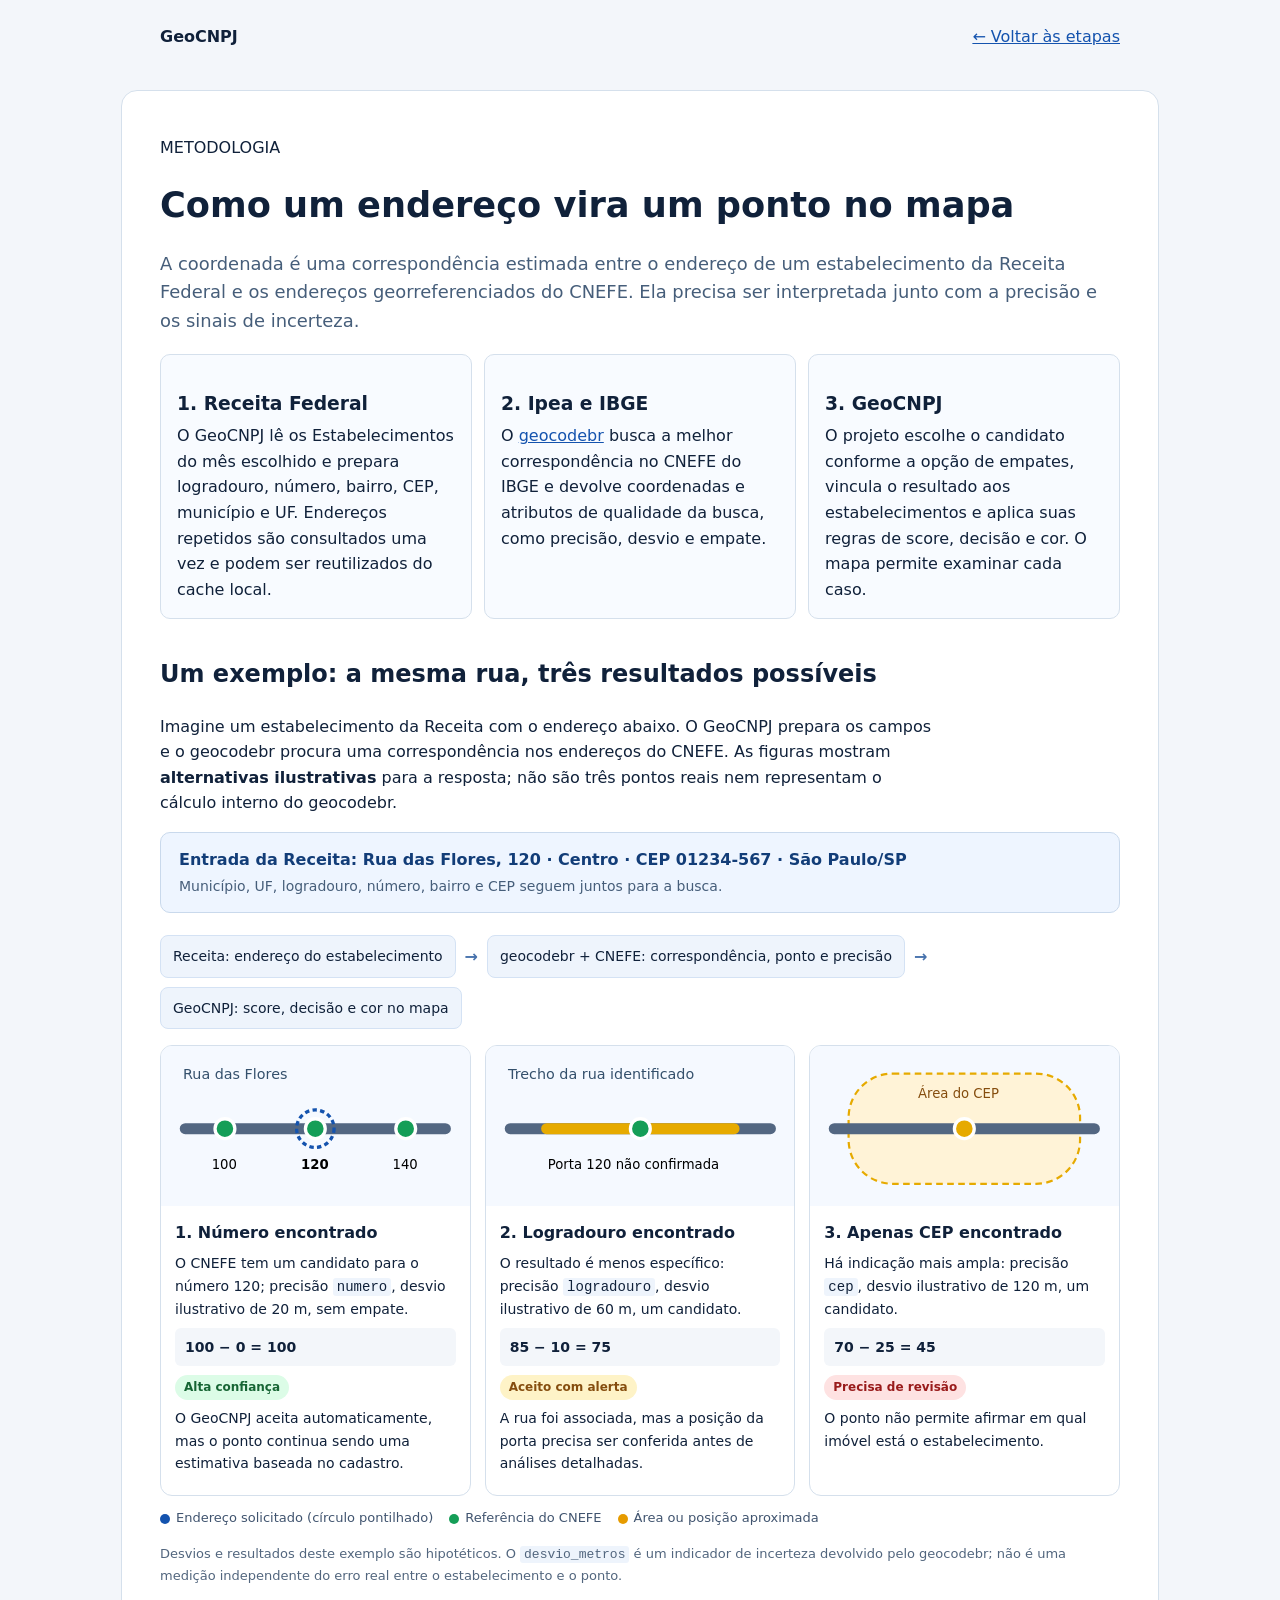
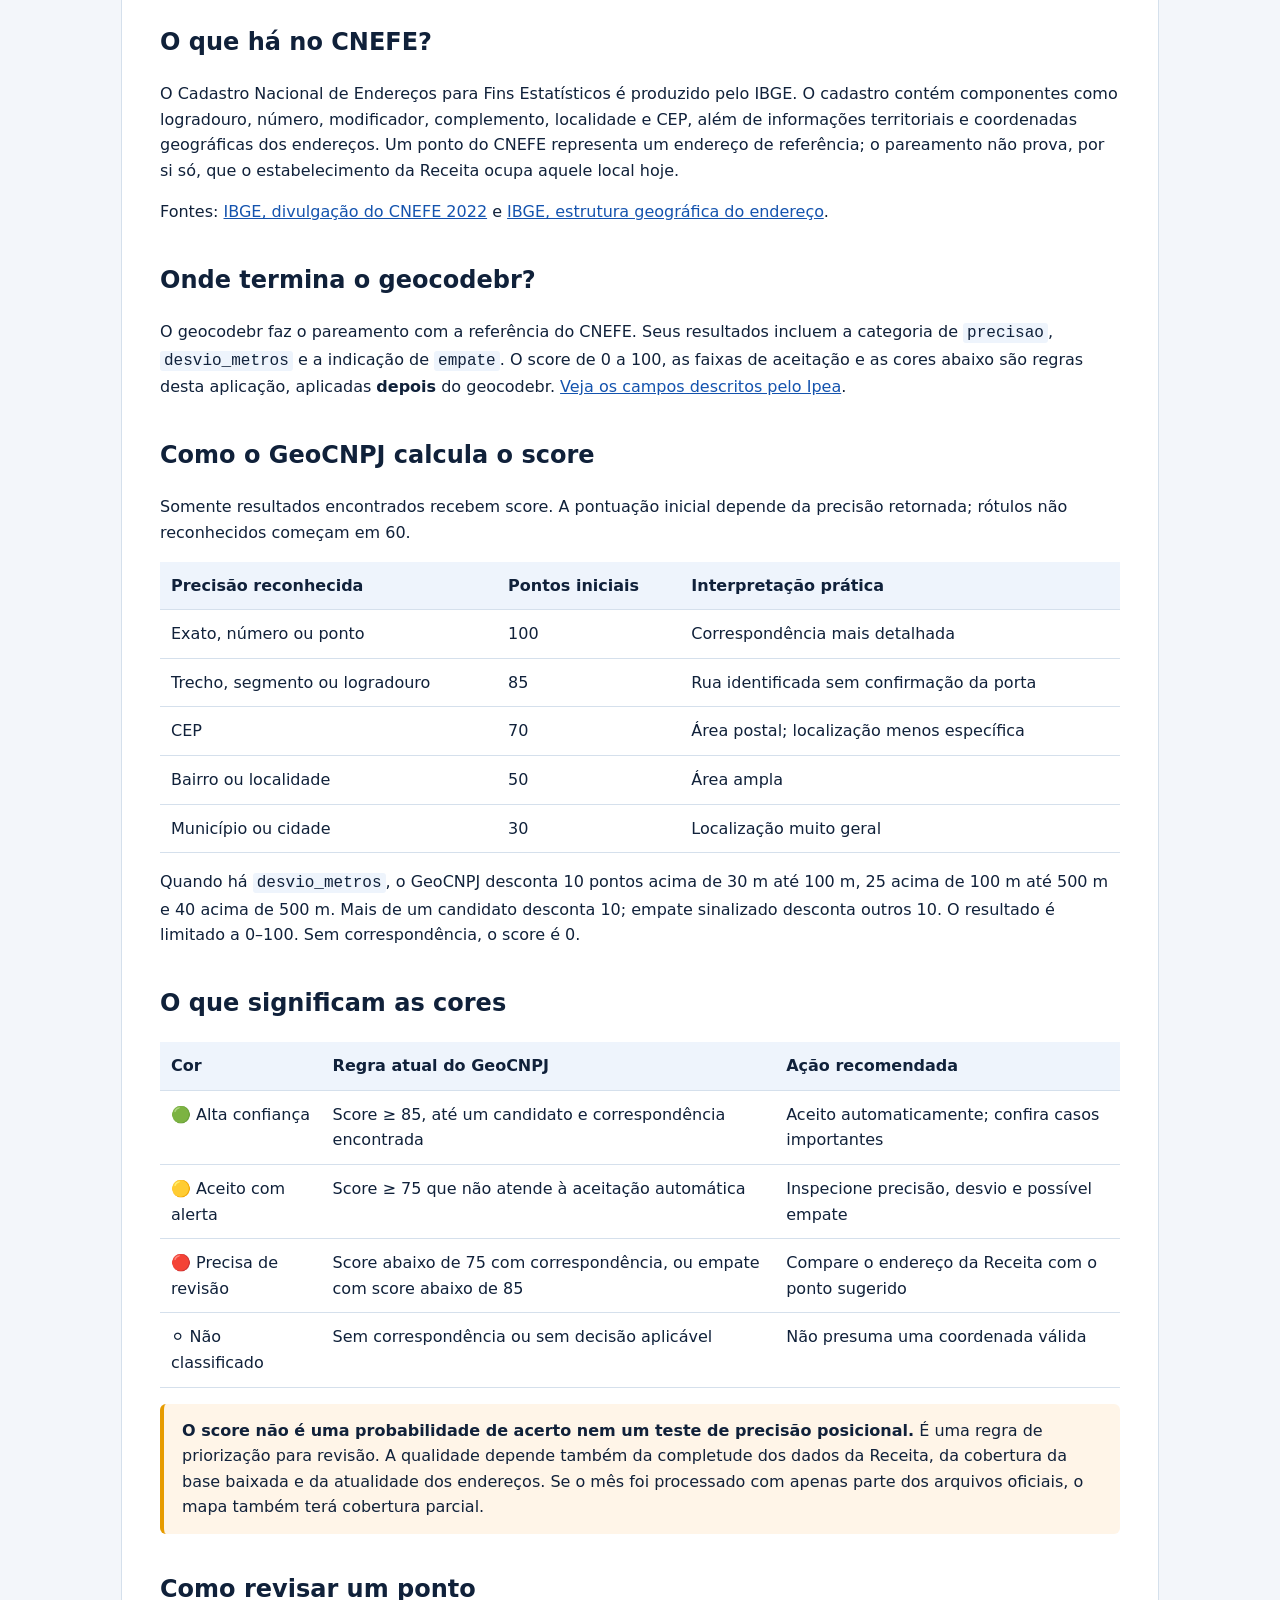
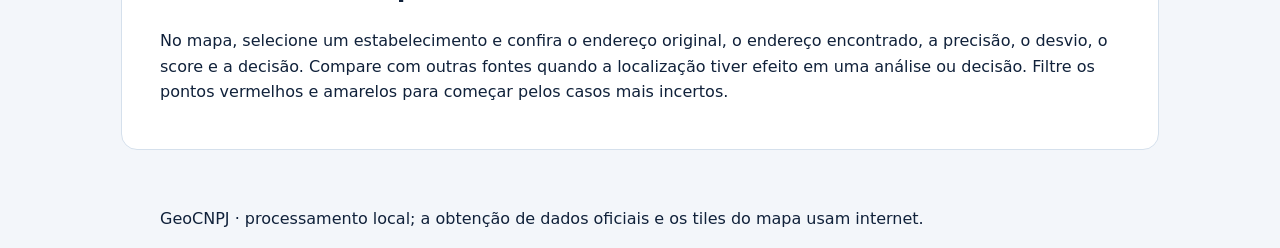
<file: frontend/metodologia.html>
<!doctype html><html lang="pt-BR"><head><meta charset="utf-8"><meta name="viewport" content="width=device-width, initial-scale=1"><title>Como funciona a geocodificação · GeoCNPJ</title><style>body{font:16px/1.6 system-ui,sans-serif;color:#10213a;background:#f3f6fa;margin:0}header,main,footer{max-width:960px;margin:auto;padding:24px}header{display:flex;justify-content:space-between;align-items:center}a{color:#1453ae}main{background:white;border:1px solid #d5e0ec;border-radius:16px;margin:16px auto 32px;padding:28px 38px}h1{font-size:2.2rem;line-height:1.2}h2{margin-top:36px}h3{margin-bottom:4px}.lead{font-size:1.12rem;color:#465e7a}.grid{display:grid;grid-template-columns:repeat(3,1fr);gap:12px}.card{border:1px solid #d5e0ec;border-radius:10px;padding:16px;background:#f8fbff}.card p{margin:4px 0 0}table{border-collapse:collapse;width:100%}td,th{padding:11px;text-align:left;border-bottom:1px solid #d5e0ec;vertical-align:top}th{background:#eef4fc}.note{background:#fff5e8;border-left:4px solid #e69b00;padding:14px 18px;border-radius:6px}code{background:#eef4fc;padding:1px 4px;border-radius:3px}@media(max-width:650px){main{padding:20px}.grid{grid-template-columns:1fr}table{font-size:.86rem}}
.example-intro{max-width:76ch}.example-address{padding:14px 18px;border:1px solid #c9d9ec;border-radius:10px;background:#eef5ff;margin:16px 0 22px}.example-address strong{display:block;color:#123d78}.example-address span{font-size:14px;color:#465e7a}.visual-grid{display:grid;grid-template-columns:repeat(3,minmax(0,1fr));gap:14px}.visual-case{margin:0;border:1px solid #d5e0ec;border-radius:12px;overflow:hidden;background:#fff}.visual-case svg{display:block;width:100%;height:auto;background:#f5f9ff}.visual-case figcaption{padding:14px}.visual-case h3{margin:0 0 7px;font-size:16px}.visual-case p{font-size:14px;margin:7px 0}.visual-case .calc{padding:8px 10px;background:#f3f6fa;border-radius:6px;font-weight:700;font-variant-numeric:tabular-nums}.visual-case .decision{display:inline-block;padding:3px 9px;border-radius:999px;font-weight:700;font-size:12px}.decision.high{color:#166534;background:#dcfce7}.decision.alert{color:#854d0e;background:#fef3c7}.decision.review{color:#991b1b;background:#fee2e2}.visual-key{display:flex;gap:16px;flex-wrap:wrap;margin-top:12px;color:#40546f;font-size:13px}.visual-key span{display:inline-flex;align-items:center;gap:6px}.visual-key i{display:inline-block;width:10px;height:10px;border-radius:50%;background:#596b86}.visual-key .input-dot{background:#1453ae}.visual-key .candidate-dot{background:#159e57}.visual-key .area-dot{background:#e69b00}.example-note{margin-top:15px;color:#52667e;font-size:13px}.decision-flow{display:flex;gap:9px;align-items:stretch;margin:16px 0;flex-wrap:wrap}.decision-flow span{padding:9px 12px;background:#eef4fc;border:1px solid #d4e2f4;border-radius:8px;font-size:14px}.decision-flow b{align-self:center;color:#4772ad}.score-scale{display:flex;height:16px;border-radius:99px;overflow:hidden;margin-top:16px}.score-scale span:nth-child(1){background:#d83434;width:75%}.score-scale span:nth-child(2){background:#e6aa00;width:10%}.score-scale span:nth-child(3){background:#199f54;width:15%}.score-labels{display:flex;justify-content:space-between;gap:12px;font-size:12px;color:#52667e;margin-top:5px}@media(max-width:760px){.visual-grid{grid-template-columns:1fr}.visual-case svg{max-height:170px}.decision-flow{display:grid;grid-template-columns:1fr}.decision-flow b{display:none}}
</style></head><body><header><b>GeoCNPJ</b><a href="/etapas">← Voltar às etapas</a></header><main><p>METODOLOGIA</p><h1>Como um endereço vira um ponto no mapa</h1><p class="lead">A coordenada é uma correspondência estimada entre o endereço de um estabelecimento da Receita Federal e os endereços georreferenciados do CNEFE. Ela precisa ser interpretada junto com a precisão e os sinais de incerteza.</p><div class="grid"><div class="card"><h3>1. Receita Federal</h3><p>O GeoCNPJ lê os Estabelecimentos do mês escolhido e prepara logradouro, número, bairro, CEP, município e UF. Endereços repetidos são consultados uma vez e podem ser reutilizados do cache local.</p></div><div class="card"><h3>2. Ipea e IBGE</h3><p>O <a href="https://github.com/ipea/geocodebr" target="_blank" rel="noopener">geocodebr</a> busca a melhor correspondência no CNEFE do IBGE e devolve coordenadas e atributos de qualidade da busca, como precisão, desvio e empate.</p></div><div class="card"><h3>3. GeoCNPJ</h3><p>O projeto escolhe o candidato conforme a opção de empates, vincula o resultado aos estabelecimentos e aplica suas regras de score, decisão e cor. O mapa permite examinar cada caso.</p></div></div><section aria-labelledby="example-title"><h2 id="example-title">Um exemplo: a mesma rua, três resultados possíveis</h2><p class="example-intro">Imagine um estabelecimento da Receita com o endereço abaixo. O GeoCNPJ prepara os campos e o geocodebr procura uma correspondência nos endereços do CNEFE. As figuras mostram <strong>alternativas ilustrativas</strong> para a resposta; não são três pontos reais nem representam o cálculo interno do geocodebr.</p><div class="example-address"><strong>Entrada da Receita: Rua das Flores, 120 · Centro · CEP 01234-567 · São Paulo/SP</strong><span>Município, UF, logradouro, número, bairro e CEP seguem juntos para a busca.</span></div><div class="decision-flow" aria-label="Responsabilidade de cada etapa"><span>Receita: endereço do estabelecimento</span><b>→</b><span>geocodebr + CNEFE: correspondência, ponto e precisão</span><b>→</b><span>GeoCNPJ: score, decisão e cor no mapa</span></div><div class="visual-grid"><figure class="visual-case"><svg viewBox="0 0 280 145" role="img" aria-label="Rua representada por uma linha, endereços CNEFE 100, 120 e 140 como pontos; o número 120 coincide com o pedido"><path d="M22 75H258" stroke="#536782" stroke-width="10" stroke-linecap="round"/><text x="20" y="30" fill="#34506c" font-size="13">Rua das Flores</text><circle cx="58" cy="75" r="9" fill="#159e57" stroke="white" stroke-width="3"/><circle cx="140" cy="75" r="17" fill="none" stroke="#1453ae" stroke-width="3" stroke-dasharray="4 3"/><circle cx="140" cy="75" r="9" fill="#159e57" stroke="white" stroke-width="3"/><circle cx="222" cy="75" r="9" fill="#159e57" stroke="white" stroke-width="3"/><text x="46" y="112" font-size="12">100</text><text x="127" y="112" font-size="12" font-weight="700">120</text><text x="210" y="112" font-size="12">140</text></svg><figcaption><h3>1. Número encontrado</h3><p>O CNEFE tem um candidato para o número 120; precisão <code>numero</code>, desvio ilustrativo de 20 m, sem empate.</p><p class="calc">100 − 0 = 100</p><span class="decision high">Alta confiança</span><p>O GeoCNPJ aceita automaticamente, mas o ponto continua sendo uma estimativa baseada no cadastro.</p></figcaption></figure><figure class="visual-case"><svg viewBox="0 0 280 145" role="img" aria-label="Rua como linha destacada e ponto representativo; o número da porta não foi confirmado"><path d="M22 75H258" stroke="#536782" stroke-width="10" stroke-linecap="round"/><path d="M55 75H225" stroke="#e6aa00" stroke-width="10" stroke-linecap="round"/><circle cx="140" cy="75" r="9" fill="#159e57" stroke="white" stroke-width="3"/><text x="20" y="30" fill="#34506c" font-size="13">Trecho da rua identificado</text><text x="56" y="112" font-size="12">Porta 120 não confirmada</text></svg><figcaption><h3>2. Logradouro encontrado</h3><p>O resultado é menos específico: precisão <code>logradouro</code>, desvio ilustrativo de 60 m, um candidato.</p><p class="calc">85 − 10 = 75</p><span class="decision alert">Aceito com alerta</span><p>A rua foi associada, mas a posição da porta precisa ser conferida antes de análises detalhadas.</p></figcaption></figure><figure class="visual-case"><svg viewBox="0 0 280 145" role="img" aria-label="Rua como linha e uma área postal ampla; o ponto não identifica a porta do estabelecimento"><rect x="35" y="25" width="210" height="100" rx="40" fill="#fff3d7" stroke="#e6aa00" stroke-width="2" stroke-dasharray="6 4"/><path d="M22 75H258" stroke="#536782" stroke-width="10" stroke-linecap="round"/><circle cx="140" cy="75" r="9" fill="#e6aa00" stroke="white" stroke-width="3"/><text x="98" y="47" font-size="12" fill="#854d0e">Área do CEP</text></svg><figcaption><h3>3. Apenas CEP encontrado</h3><p>Há indicação mais ampla: precisão <code>cep</code>, desvio ilustrativo de 120 m, um candidato.</p><p class="calc">70 − 25 = 45</p><span class="decision review">Precisa de revisão</span><p>O ponto não permite afirmar em qual imóvel está o estabelecimento.</p></figcaption></figure></div><div class="visual-key" aria-label="Legenda do esquema"><span><i class="input-dot"></i>Endereço solicitado (círculo pontilhado)</span><span><i class="candidate-dot"></i>Referência do CNEFE</span><span><i class="area-dot"></i>Área ou posição aproximada</span></div><p class="example-note">Desvios e resultados deste exemplo são hipotéticos. O <code>desvio_metros</code> é um indicador de incerteza devolvido pelo geocodebr; não é uma medição independente do erro real entre o estabelecimento e o ponto.</p></section><h2>O que há no CNEFE?</h2><p>O Cadastro Nacional de Endereços para Fins Estatísticos é produzido pelo IBGE. O cadastro contém componentes como logradouro, número, modificador, complemento, localidade e CEP, além de informações territoriais e coordenadas geográficas dos endereços. Um ponto do CNEFE representa um endereço de referência; o pareamento não prova, por si só, que o estabelecimento da Receita ocupa aquele local hoje.</p><p>Fontes: <a href="https://www.ibge.gov.br/pt/comunicados/40076-ibge-divulgara-em-14-de-junho-o-cadastro-nacional-de-enderecos-para-fins-estatisticos-cnefe-atualizado-no-censo-demografico-2022.html?lang=pt-BR" target="_blank" rel="noopener">IBGE, divulgação do CNEFE 2022</a> e <a href="https://www.ibge.gov.br/apps/quadrogeografico/pdf/qg_2022_810_endereco.pdf" target="_blank" rel="noopener">IBGE, estrutura geográfica do endereço</a>.</p><h2>Onde termina o geocodebr?</h2><p>O geocodebr faz o pareamento com a referência do CNEFE. Seus resultados incluem a categoria de <code>precisao</code>, <code>desvio_metros</code> e a indicação de <code>empate</code>. O score de 0 a 100, as faixas de aceitação e as cores abaixo são regras desta aplicação, aplicadas <strong>depois</strong> do geocodebr. <a href="https://github.com/ipea/geocodebr/blob/main/NEWS.md" target="_blank" rel="noopener">Veja os campos descritos pelo Ipea</a>.</p><h2>Como o GeoCNPJ calcula o score</h2><p>Somente resultados encontrados recebem score. A pontuação inicial depende da precisão retornada; rótulos não reconhecidos começam em 60.</p><table><thead><tr><th>Precisão reconhecida</th><th>Pontos iniciais</th><th>Interpretação prática</th></tr></thead><tbody><tr><td>Exato, número ou ponto</td><td>100</td><td>Correspondência mais detalhada</td></tr><tr><td>Trecho, segmento ou logradouro</td><td>85</td><td>Rua identificada sem confirmação da porta</td></tr><tr><td>CEP</td><td>70</td><td>Área postal; localização menos específica</td></tr><tr><td>Bairro ou localidade</td><td>50</td><td>Área ampla</td></tr><tr><td>Município ou cidade</td><td>30</td><td>Localização muito geral</td></tr></tbody></table><p>Quando há <code>desvio_metros</code>, o GeoCNPJ desconta 10 pontos acima de 30 m até 100 m, 25 acima de 100 m até 500 m e 40 acima de 500 m. Mais de um candidato desconta 10; empate sinalizado desconta outros 10. O resultado é limitado a 0–100. Sem correspondência, o score é 0.</p><h2>O que significam as cores</h2><table><thead><tr><th>Cor</th><th>Regra atual do GeoCNPJ</th><th>Ação recomendada</th></tr></thead><tbody><tr><td>🟢 Alta confiança</td><td>Score ≥ 85, até um candidato e correspondência encontrada</td><td>Aceito automaticamente; confira casos importantes</td></tr><tr><td>🟡 Aceito com alerta</td><td>Score ≥ 75 que não atende à aceitação automática</td><td>Inspecione precisão, desvio e possível empate</td></tr><tr><td>🔴 Precisa de revisão</td><td>Score abaixo de 75 com correspondência, ou empate com score abaixo de 85</td><td>Compare o endereço da Receita com o ponto sugerido</td></tr><tr><td>⚪ Não classificado</td><td>Sem correspondência ou sem decisão aplicável</td><td>Não presuma uma coordenada válida</td></tr></tbody></table><p class="note"><strong>O score não é uma probabilidade de acerto nem um teste de precisão posicional.</strong> É uma regra de priorização para revisão. A qualidade depende também da completude dos dados da Receita, da cobertura da base baixada e da atualidade dos endereços. Se o mês foi processado com apenas parte dos arquivos oficiais, o mapa também terá cobertura parcial.</p><h2>Como revisar um ponto</h2><p>No mapa, selecione um estabelecimento e confira o endereço original, o endereço encontrado, a precisão, o desvio, o score e a decisão. Compare com outras fontes quando a localização tiver efeito em uma análise ou decisão. Filtre os pontos vermelhos e amarelos para começar pelos casos mais incertos.</p></main><footer>GeoCNPJ · processamento local; a obtenção de dados oficiais e os tiles do mapa usam internet.</footer></body></html>
</file>
